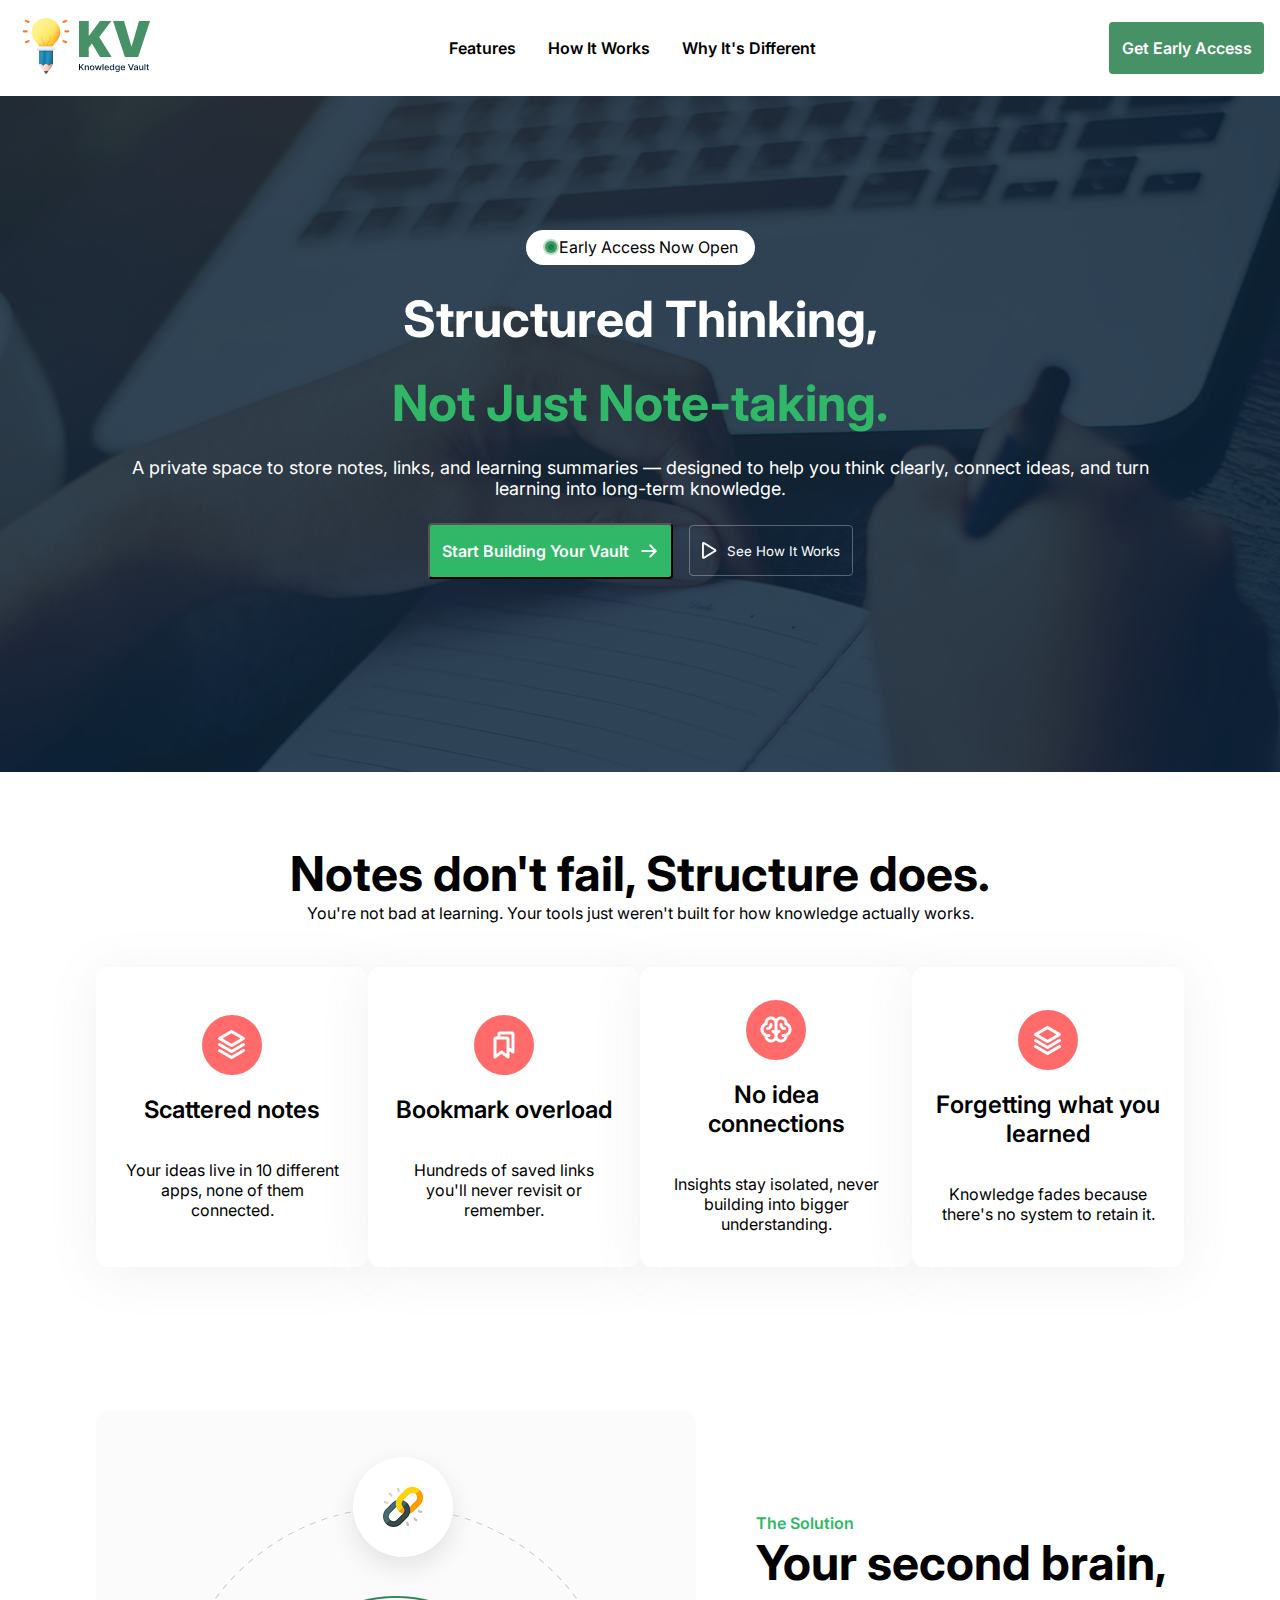
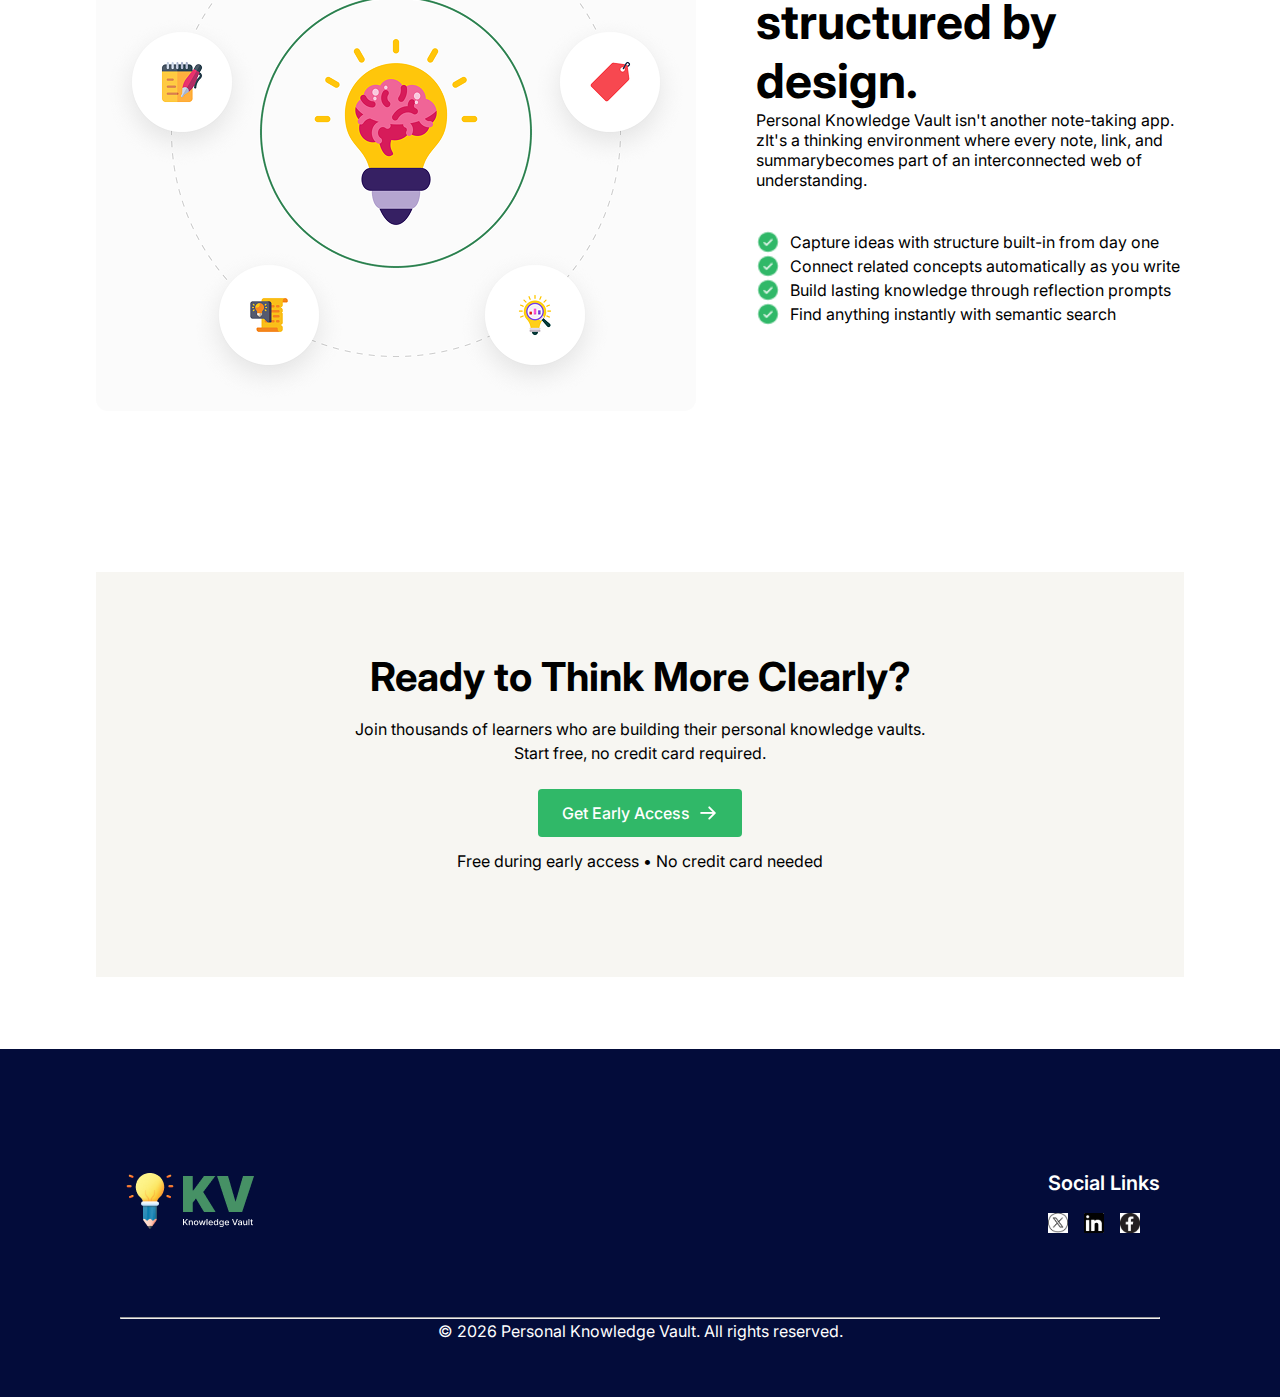
<file: index.html>
<!DOCTYPE html>
<html lang="en">

<head>
  <meta charset="UTF-8">
  <meta name="viewport" content="width=device-width, initial-scale=1.0">
  <title>Knowledge Vault</title>
  <link rel="stylesheet" href="styles.css/blogs.css">
</head>

<body>
  <header>
    <nav>
      <div>
        <img src="assets/logo-navbar.png" alt="">
      </div>
      <div class="link">
        <div> Features</div>
        <div>How It Works</div>
        <div>Why It's Different</div>

      </div>
      <div class="button">
        <a href=""><button>Get Early Access</button></a>
      </div>
    </nav>

  </header>
  <main>
    <section class="header">
      <div class="header-container">
        <div class="title">
          <div class="circle">
            <div class="dot-out">
              <div class="dot-middle">
                <div class="dot-in">
                </div>
              </div>
            </div>
          </div>
          <div> Early Access Now Open</div>
        </div>
        <div class="highlight">
          <h1>Structured Thinking,</h1>
        </div>
        <div class="highlight1">
          <h1>Not Just Note-taking.</h1>
        </div>
        <div class="para">
          <p>A private space to store notes, links, and learning summaries — designed to
            help you think clearly, connect ideas, and turn learning into long-term knowledge.</p>
        </div>
        <div class="button">
          <button class="btn1">
            <div>Start Building Your Vault</div>
            <img src="assets/ArrowRight.png" alt="">

          </button>
          <button class="btn2">

            <img src="assets/play.png" alt="">
            <div>See How It Works</div>
          </button>
        </div>


      </div>
    </section>
    <section class="section2">
      <div class="section-heading">
        <h1>Notes don't fail, Structure does.</h1>
        <p>You're not bad at learning. Your tools just weren't built for how knowledge actually works.</p>
      </div>
      <div class="card-container">
        <div class="card">
          <div class="icon-circle">
            <img src="assets/Vector.png" alt="">
          </div>
          <h2> Scattered notes</h2>
          <p>Your ideas live in 10 different apps, none of them connected.</p>
        </div>
        <div class="card">
          <div class="icon-circle">
            <img src="assets/Bookmarks.png" alt="">
          </div>
          <h2>Bookmark overload</h2>
          <p>Hundreds of saved links you'll never revisit or remember.</p>
        </div>
        <div class="card">
          <div class="icon-circle">
            <img src="assets/Brain.png" alt="">
          </div>
          <h2>No idea connections </h2>
          <p>Insights stay isolated, never building into bigger understanding.</p>
        </div>
        <div class="card">
          <div class="icon-circle">
            <img src="assets/Vector.png" alt="">
          </div>
          <h2>Forgetting what you learned </h2>
          <p>Knowledge fades because there's no system to retain it.</p>
        </div>
      </div>

    </section>

    <section class="section2">
      <div class="section-container">
        <div class="box-content">
          <img src="assets/knowledge.png" alt="">
        </div>
        <div class="brain-box">
          <h3>The Solution</h3>
          <h1>Your second brain, <br> structured by design.</h1>

          <p>Personal Knowledge Vault isn't another note-taking app. zIt's a thinking environment where every note,
            link, and summarybecomes part of an interconnected web of understanding.</p>
          <div class="box-bottom">
            <img src="assets/CheckCircle.png" alt="" width="24px">
            <span>Capture ideas with structure built-in from day one</span>
          </div>
          <div class="box-bottom">
            <img src="assets/CheckCircle.png" alt="" width="24px">
            <span>Connect related concepts automatically as you write</span>
          </div>
          <div class="box-bottom">
            <img src="assets/CheckCircle.png" alt="" width="24px">
            <span>Build lasting knowledge through reflection prompts</span>
          </div>
          <div class="box-bottom">
            <img src="assets/CheckCircle.png" alt="" width="24px">
            <span>Find anything instantly with semantic search</span>
          </div>
        </div>
      </div>
    </section>

    <section class="section2">
      <div class="section3">
        <h1>
          Ready to Think More Clearly?
        </h1>
        <p>Join thousands of learners who are building their personal knowledge vaults.
        <br>Start free, no credit card
          required.</p>
           <button class="btn4">
      Get Early Access
      <img src="assets/ArrowRight.png" alt="">
      </button>
      <p class="note">Free during early access • No credit card needed</p>
      </div>
    </section>

    <section class="section4">
      <div class="footer">
        <div class="footer-img">
          <img src="assets/logo-footer.png" alt="">
        </div>
        <div class="footer-content">
          <p>Social Links</p>
          <div class="footer-icon">
            <a href=""><img src="assets/Xicon.png" alt=""></a>
            <a href=""><img src="assets/linkedinicon.png" alt=""></a>
            <a href=""><img src="assets/fbicon.jpg" alt=""></a>
          </div>
        </div>
      </div>
      <hr>
      <div class="footer-bottom">
        <p>© 2026 Personal Knowledge Vault. All rights reserved.</p>
      </div>
      
    </section>
    
  </main>

</body>

</html>
</file>
<file: styles.css/blogs.css>
@import url('https://fonts.googleapis.com/css2?family=Inter:ital,opsz,wght@0,14..32,100..900;1,14..32,100..900&family=Open+Sans:ital,wght@0,300..800;1,300..800&display=swap');
*{
    padding: 0;
    box-sizing: border-box;
    margin: 0;
    font-family: inter;
}
nav{
    display: flex;
    justify-content: space-between;
    max-width: 1360px;
    padding: 16px;
    background-color: #FFFFFF;
    align-items: center;
    margin: auto;

}
.link {
    display: flex;
    gap: 32px;
    font-size: 16px;
    font-weight: 600;
}
nav button{
    background-color:   #469165;
    font-size: 16px;
    font-weight: 600;
    color: #FFFFFF;
    padding: 16px 12.5px ;
    border: 1px;
    border-radius: 4px;

}

.header{
    background-image: url('../assets/hero-bg.png');
    background-size: cover;
    background-position: center;
    height: 676px;
    display: flex;
    justify-content: center;
    align-items: center;
}

    
.header-container{
     display: flex;
    flex-direction: column;
    justify-content: center;
    align-items: center;
    max-width: 1360px;
    padding: 40px;
    gap: 24px;
    text-align: center;
    padding: 120px 115px 180px;
}

.circle{
    display: flex;
    justify-content: center;
    align-items: center;
    gap: 8px;

}

.dot-out{
        display: flex;
    align-items: center;
    justify-content: center;
   background: #b4ddc5;
		height: 16px;
		width: 16px;
		border-radius: 100px;
}

.dot-middle{
    display: flex;
    align-items: center;
    justify-content: center;
  background:#4a9369;
		height: 12px;
		width: 12px;
		border-radius: 100px;
}

.dot-in{
    background: #0b8b40;
		height: 6px;
		width: 6px;
		border-radius: 100px;


}
.title{
    display: flex;
    justify-content: center;
    align-items: center;
    background-color: #FFFFFF;
    width: 229px;
    height: 35px;
    border-radius: 100px;
}
.highlight h1{
    font-size: 50px;
    color: #FFFFFF;
}

.highlight1 h1{
     font-size: 50px;
    color: #30B868
}
.para p{
    font-size: 18px;
    color: #FFFFFF;
}
.button{
    display: flex;
    justify-content: center;
    align-items: center;
    gap: 16px;
}
.btn1{
    display: flex;
    justify-content: center;
    align-items: center;
    gap: 10px;
    padding: 16px 12px;
    border-radius: 4px;
    background-color: #30B868;
}
.btn1 div{
    font-size: 16px;
    font-weight: 600;
    color: #FFFFFF;
}
.btn2{
     display: flex;
    justify-content: center;
    align-items: center;
    gap: 10px;
    padding: 16px 12px;
    border-radius: 4px;
     background-color: transparent;
    color: #FFFFFF;
    border: 1px solid rgba(255, 255, 255, 0.3);
}
.section2{
    max-width: 85%;
    background-color: #FFFFFF;
    align-items: center;
    margin: 0 auto;
    text-align: center;
    padding: 72px 0px;
}
.section-heading h1{
    font-size: 48px;
    font-weight: bold;
}
.section-heading p{
    margin-bottom: 16px;
     font-size: 16px;
    margin-bottom: 44px;

    }
    
.card-container{
    display: flex;
    justify-content: space-around;
    align-items: center;
}
.card{
    width: 322px;
    height: 300px;
    padding: 24px;
    background-color: #FFFFFF;
    border-radius: 12px;
    border: none;
    display: flex;
    flex-direction: column;
    align-items: center;
    gap: 20px;
    justify-content: center;
    text-align: center;
    box-shadow: 0 6px 50px 0 #67666618;
}

.icon-circle{
    width: 60px;
    height: 60px;
    background-color: #FF6B6B;
    border-radius: 50%;
    display: flex;
    align-items: center;
    justify-content: center;
}
.card h2{
    margin: 0 auto 24px;
    font-size: 24px;
    font-weight: 600;
    margin-bottom: 16px;
}
.card p{
    font-size: 16px;
    line-height: 20px;
}

.section-container{
    display: flex;
    justify-content: center;
    gap: 60px;
}
.box-content img{
    width: 600px;
    height: 600px;
}
.brain-box{
    padding: 102px 0px;
    text-align: start;
}

.brain-box h3{
    font-size: 16px;
    font-weight: 600;
    color: #30B868;
    line-height: 20px;
}
.brain-box h1{
    font-size: 48px;
    font-weight: bold;
    
}
.brain-box p{
    font-size: 16px;
    line-height: 20px;
    margin-bottom: 40px;
}

.box-bottom{
    display: flex;
    gap: 10px;
    align-items: center;
}
.section3{
    background-color: #F7F6F2;
    padding: 80px 40px;
}

.section3 h1{
    font-size: 40px;
    font-weight: bold;
    margin-bottom: 16px;
}
.section3 p{
    font-size: 16px;
    line-height: 24px;
    margin-bottom: 24px;
}
.btn4{
   display: inline-flex;
  justify-content: center;
  align-items: center;
  background-color: #30B868;
  color: white;
  border: none;
  border-radius: 4px;
  padding: 14px 24px;
  gap: 8px;
  font-size: 16px;
  font-weight: 500;
  cursor: pointer;
  margin-bottom: 12px;
}

.section4{
    width: 100%;
    height: 348px;
    background-color: #030c3a;
    padding: 120px;
}
.footer{
    display: flex;
    justify-content: space-between;
    align-items: center;
    margin-bottom: 80px;
}

.footer-content p{
    font-size: 20px;
    font-weight: 600;
    color: #FFFFFF;
    line-height: 28px;
    margin-bottom: 16px;
}
.footer-icon{
    display: inline-flex;
    gap: 16px;
}
.footer-icon img{
    width: 20px;
    height: 20px;

}
.footer-bottom p{
    font-size: 16px;
    line-height: 24px;
    color: #FFFFFF;
    text-align: center;
}
</file>
